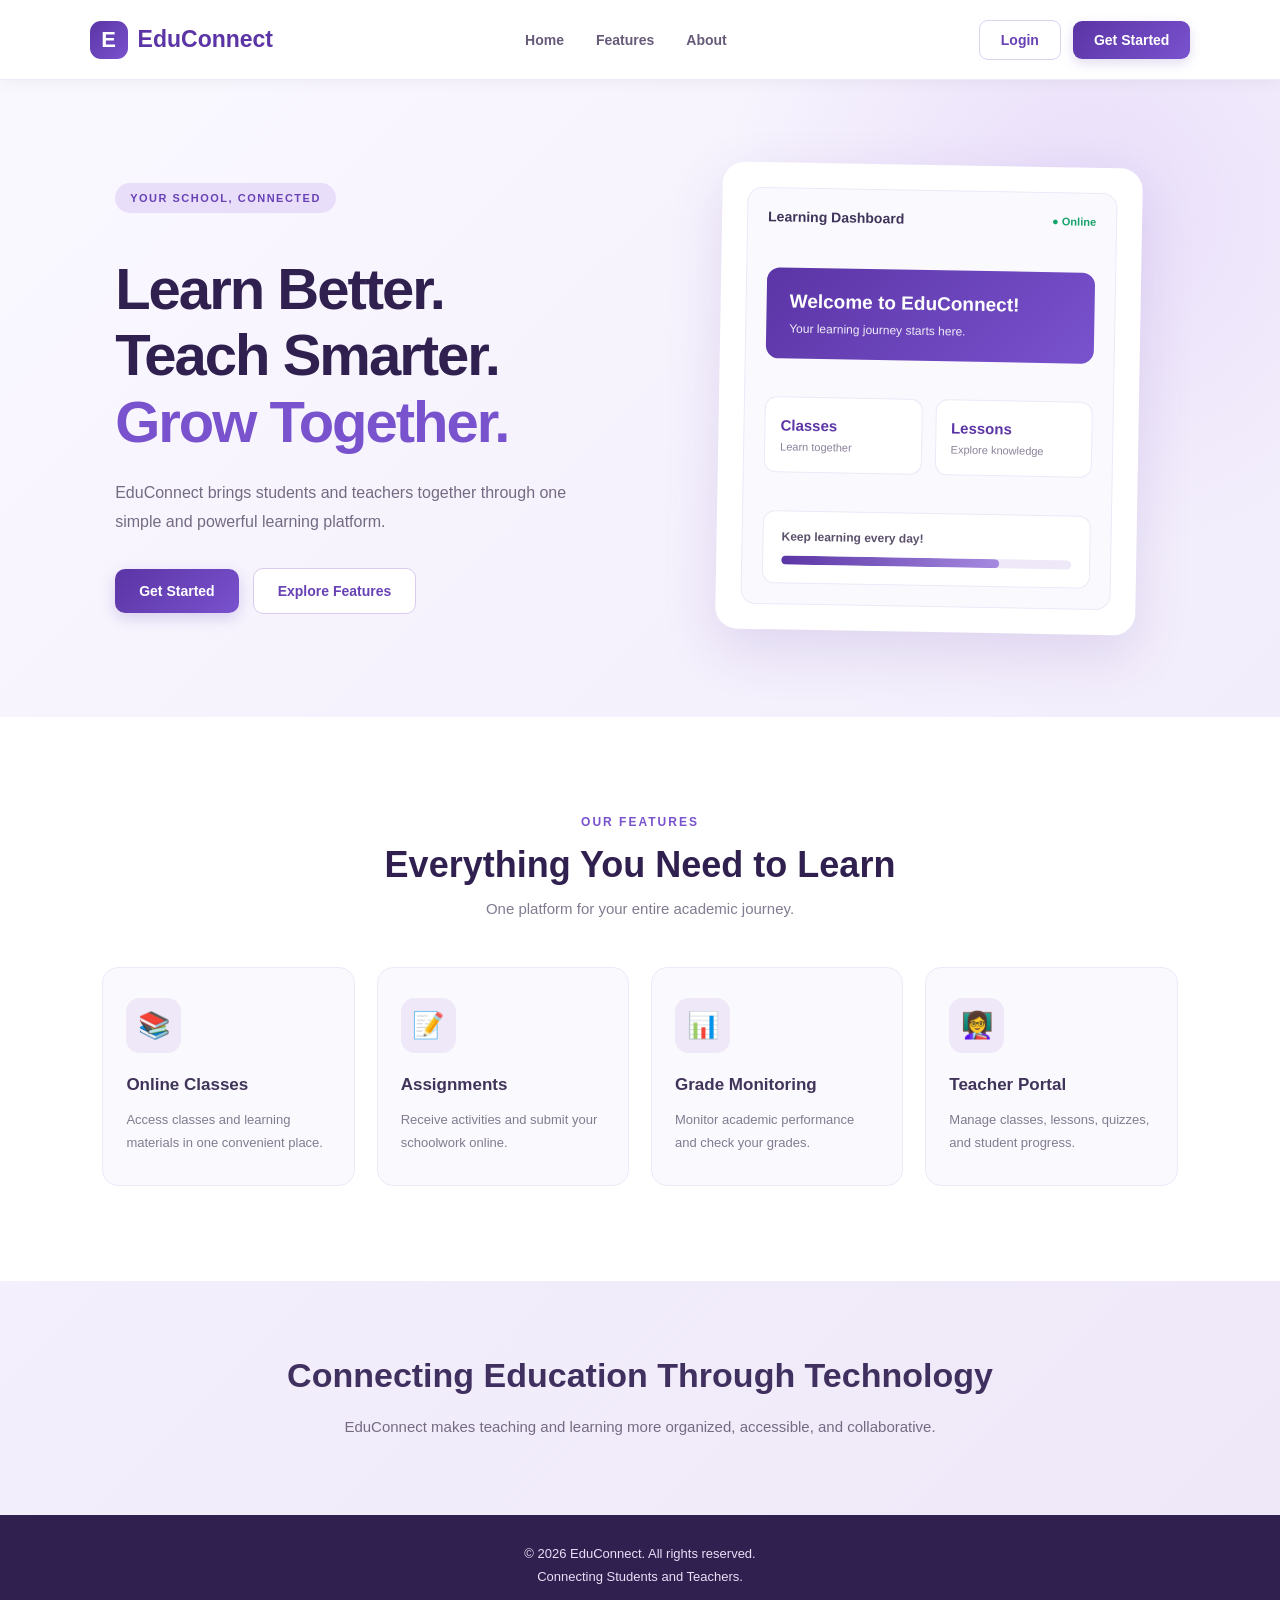
<file: index.html>
<!DOCTYPE html>
<html lang="en">
<head>
    <meta charset="UTF-8">
    <meta name="viewport" content="width=device-width, initial-scale=1.0">

    <title>EduConnect | Learning Together</title>

    <link rel="stylesheet" href="css/style.css">
    <script src="js/app.js" defer></script>

    <style>
        * {
            box-sizing: border-box;
            margin: 0;
            padding: 0;
        }

        html {
            scroll-behavior: smooth;
            scroll-padding-top: 85px;
        }

        body {
            font-family: Arial, sans-serif;
            color: #30204f;
            background: #ffffff;
            overflow-x: hidden;
        }

        /* NAVIGATION */
        .navbar {
            width: 100%;
            min-height: 76px;
            padding: 15px 7%;
            display: flex;
            align-items: center;
            justify-content: space-between;
            gap: 25px;
            background: rgba(255, 255, 255, 0.96);
            border-bottom: 1px solid #eee8f8;
            position: sticky;
            top: 0;
            z-index: 100;
            backdrop-filter: blur(12px);
        }

        .logo {
            display: flex;
            align-items: center;
            gap: 10px;
            color: #5b35a5;
            font-size: 23px;
            font-weight: bold;
            text-decoration: none;
            white-space: nowrap;
        }

        .logo-icon {
            width: 38px;
            height: 38px;
            display: flex;
            align-items: center;
            justify-content: center;
            border-radius: 11px;
            background: linear-gradient(135deg, #5b35a5, #7952ce);
            color: white;
            font-size: 22px;
        }

        .navbar nav {
            display: flex;
            align-items: center;
            gap: 32px;
        }

        .navbar nav a {
            color: #665b79;
            text-decoration: none;
            font-size: 14px;
            font-weight: 600;
            transition: 0.25s ease;
        }

        .navbar nav a:hover {
            color: #7952ce;
        }

        .nav-buttons {
            display: flex;
            align-items: center;
            gap: 12px;
        }

        .login-btn,
        .register-btn {
            padding: 11px 21px;
            border-radius: 9px;
            text-decoration: none;
            font-size: 14px;
            font-weight: bold;
            transition: 0.25s ease;
        }

        .login-btn {
            color: #6842b5;
            border: 1px solid #dcd1ef;
        }

        .login-btn:hover {
            background: #f5f0fc;
        }

        .register-btn {
            color: white;
            background: linear-gradient(135deg, #5b35a5, #7952ce);
            box-shadow: 0 4px 12px rgba(91, 53, 165, 0.18);
        }

        .register-btn:hover,
        .primary-btn:hover {
            transform: translateY(-3px);
            box-shadow: 0 8px 20px rgba(91, 53, 165, 0.25);
        }

        /* HERO */
        .hero {
            min-height: 610px;
            padding: 85px 9%;
            display: grid;
            grid-template-columns: 1.1fr 0.9fr;
            align-items: center;
            gap: 60px;
            background:
                radial-gradient(circle at 85% 20%, #e9defa 0, transparent 30%),
                linear-gradient(135deg, #faf8ff, #f2edfb);
        }

        .hero-content {
            animation: fadeLeft 0.8s ease;
        }

        .tagline {
            display: inline-block;
            padding: 9px 15px;
            margin-bottom: 23px;
            border-radius: 30px;
            background: #e9defa;
            color: #6842b5;
            font-size: 11px;
            font-weight: bold;
            letter-spacing: 1.5px;
        }

        .hero h1 {
            color: #30204f;
            font-size: clamp(38px, 5vw, 58px);
            line-height: 1.15;
            letter-spacing: -2px;
            margin-bottom: 23px;
        }

        .hero h1 span {
            color: #7952ce;
        }

        .hero-content > p {
            max-width: 490px;
            color: #746b83;
            font-size: 16px;
            line-height: 1.8;
            margin-bottom: 32px;
        }

        .hero-buttons {
            display: flex;
            align-items: center;
            flex-wrap: wrap;
            gap: 14px;
        }

        .primary-btn,
        .secondary-btn {
            display: inline-block;
            padding: 14px 24px;
            border-radius: 10px;
            text-decoration: none;
            font-size: 14px;
            font-weight: bold;
            transition: 0.25s ease;
        }

        .primary-btn {
            background: linear-gradient(135deg, #5b35a5, #7952ce);
            color: white;
            box-shadow: 0 5px 15px rgba(91, 53, 165, 0.2);
        }

        .secondary-btn {
            color: #6842b5;
            border: 1px solid #d9cbed;
            background: white;
        }

        .secondary-btn:hover {
            background: #f5f0fc;
            transform: translateY(-2px);
        }

        /* DASHBOARD PREVIEW */
        .hero-card {
            padding: 25px;
            border-radius: 22px;
            background: white;
            box-shadow: 0 20px 55px rgba(91, 53, 165, 0.14);
            animation: fadeRight 0.9s ease;
            transform: rotate(1deg);
            transition: 0.35s ease;
        }

        .hero-card:hover {
            transform: rotate(0deg) translateY(-7px);
        }

        .dashboard-preview {
            padding: 20px;
            border-radius: 15px;
            background: #faf9fd;
            border: 1px solid #eee8f8;
        }

        .preview-header {
            display: flex;
            justify-content: space-between;
            align-items: center;
            gap: 10px;
            margin-bottom: 23px;
            color: #40345a;
            font-size: 14px;
        }

        .online {
            color: #16a36a;
            font-size: 11px;
            font-weight: bold;
        }

        .welcome-box {
            padding: 23px;
            border-radius: 13px;
            background: linear-gradient(135deg, #5b35a5, #7952ce);
            color: white;
            margin-bottom: 18px;
        }

        .welcome-box h3 {
            font-size: 19px;
            margin-bottom: 9px;
        }

        .welcome-box p {
            font-size: 12px;
            opacity: 0.9;
        }

        .preview-stats {
            display: grid;
            grid-template-columns: 1fr 1fr;
            gap: 13px;
            margin-bottom: 18px;
        }

        .preview-stats div {
            padding: 19px 15px;
            border-radius: 12px;
            background: white;
            border: 1px solid #eee8f8;
        }

        .preview-stats strong {
            display: block;
            color: #5b35a5;
            font-size: 15px;
            margin-bottom: 7px;
        }

        .preview-stats span {
            color: #8b829a;
            font-size: 11px;
        }

        .progress-box {
            padding: 18px;
            border-radius: 12px;
            background: white;
            border: 1px solid #eee8f8;
        }

        .progress-box p {
            color: #5b506c;
            font-size: 12px;
            font-weight: bold;
            margin-bottom: 12px;
        }

        .progress-bar {
            height: 9px;
            background: #eee8f8;
            border-radius: 20px;
            overflow: hidden;
        }

        .progress-bar div {
            width: 75%;
            height: 100%;
            border-radius: 20px;
            background: linear-gradient(90deg, #5b35a5, #a58ae0);
            animation: progressLoad 1.5s ease;
        }

        /* FEATURES */
        .features {
            padding: 95px 8%;
            background: #ffffff;
        }

        .section-heading {
            text-align: center;
            margin-bottom: 50px;
        }

        .section-heading > span {
            color: #7952ce;
            font-size: 12px;
            font-weight: bold;
            letter-spacing: 2px;
        }

        .section-heading h2 {
            color: #30204f;
            font-size: clamp(27px, 4vw, 36px);
            margin: 14px 0;
        }

        .section-heading p {
            color: #827b91;
            font-size: 15px;
        }

        .feature-grid {
            display: grid;
            grid-template-columns: repeat(4, 1fr);
            gap: 22px;
        }

        .feature-card {
            padding: 30px 23px;
            border-radius: 16px;
            background: #faf9fd;
            border: 1px solid #eee8f8;
            transition: 0.3s ease;
            animation: fadeUp 0.7s ease both;
        }

        .feature-card:nth-child(2) {
            animation-delay: 0.1s;
        }

        .feature-card:nth-child(3) {
            animation-delay: 0.2s;
        }

        .feature-card:nth-child(4) {
            animation-delay: 0.3s;
        }

        .feature-card:hover {
            transform: translateY(-8px);
            border-color: #cbb9eb;
            box-shadow: 0 12px 30px rgba(91, 53, 165, 0.1);
        }

        .feature-icon {
            width: 55px;
            height: 55px;
            display: flex;
            align-items: center;
            justify-content: center;
            border-radius: 14px;
            background: #eee8f8;
            font-size: 26px;
            margin-bottom: 22px;
        }

        .feature-card h3 {
            color: #40345a;
            font-size: 17px;
            margin-bottom: 13px;
        }

        .feature-card p {
            color: #827b91;
            font-size: 13px;
            line-height: 1.8;
        }

        /* ABOUT */
        .about {
            padding: 75px 20px;
            text-align: center;
            background: linear-gradient(135deg, #f4effc, #eee8f8);
        }

        .about h2 {
            color: #40305f;
            font-size: clamp(25px, 4vw, 34px);
            margin-bottom: 18px;
        }

        .about p {
            max-width: 650px;
            margin: auto;
            color: #746b83;
            font-size: 15px;
            line-height: 1.8;
        }

        /* FOOTER */
        footer {
            padding: 27px 20px;
            text-align: center;
            background: #30204f;
            color: #e8def8;
        }

        footer p {
            font-size: 13px;
            line-height: 1.8;
        }

        /* ANIMATIONS */
        @keyframes fadeUp {
            from {
                opacity: 0;
                transform: translateY(25px);
            }
            to {
                opacity: 1;
                transform: translateY(0);
            }
        }

        @keyframes fadeLeft {
            from {
                opacity: 0;
                transform: translateX(-30px);
            }
            to {
                opacity: 1;
                transform: translateX(0);
            }
        }

        @keyframes fadeRight {
            from {
                opacity: 0;
                transform: translateX(30px);
            }
            to {
                opacity: 1;
                transform: translateX(0);
            }
        }

        @keyframes progressLoad {
            from {
                width: 0;
            }
            to {
                width: 75%;
            }
        }

        /* RESPONSIVE */
        @media (max-width: 1000px) {
            .hero {
                padding: 70px 6%;
                gap: 35px;
            }

            .feature-grid {
                grid-template-columns: repeat(2, 1fr);
            }
        }

        @media (max-width: 700px) {
            .navbar {
                padding: 15px 5%;
                flex-wrap: wrap;
                gap: 15px;
            }

            .navbar nav {
                order: 3;
                width: 100%;
                justify-content: center;
                gap: 25px;
                padding-top: 8px;
            }

            .nav-buttons {
                gap: 8px;
            }

            .login-btn,
            .register-btn {
                padding: 10px 13px;
                font-size: 12px;
            }

            .hero {
                grid-template-columns: 1fr;
                padding: 65px 7%;
                text-align: center;
            }

            .hero-content > p {
                margin-left: auto;
                margin-right: auto;
            }

            .hero-buttons {
                justify-content: center;
            }

            .hero-card {
                max-width: 480px;
                width: 100%;
                margin: 10px auto 0;
            }

            .features {
                padding: 70px 6%;
            }
        }

        @media (max-width: 480px) {
            .logo {
                font-size: 19px;
            }

            .logo-icon {
                width: 33px;
                height: 33px;
                font-size: 19px;
            }

            .navbar nav {
                gap: 20px;
            }

            .navbar nav a {
                font-size: 12px;
            }

            .hero h1 {
                letter-spacing: -1px;
            }

            .hero-content > p {
                font-size: 14px;
            }

            .feature-grid {
                grid-template-columns: 1fr;
            }

            .feature-card {
                padding: 25px;
            }

            .preview-stats {
                gap: 8px;
            }
        }

        @media (prefers-reduced-motion: reduce) {
            *,
            *::before,
            *::after {
                animation-duration: 0.01ms !important;
                animation-iteration-count: 1 !important;
                transition-duration: 0.01ms !important;
                scroll-behavior: auto !important;
            }
        }
    </style>
</head>

<body>

    <!-- NAVIGATION -->
    <header class="navbar">
        <a href="index.html" class="logo">
            <span class="logo-icon">E</span>
            EduConnect
        </a>

        <nav>
            <a href="#home">Home</a>
            <a href="#features">Features</a>
            <a href="#about">About</a>
        </nav>

        <div class="nav-buttons">
            <a href="login.html" class="login-btn">Login</a>
            <a href="register.html" class="register-btn">
                Get Started
            </a>
        </div>
    </header>

    <!-- HERO SECTION -->
    <main>
        <section class="hero" id="home">

            <div class="hero-content">
                <span class="tagline">
                    YOUR SCHOOL, CONNECTED
                </span>

                <h1>
                    Learn Better.<br>
                    Teach Smarter.<br>
                    <span>Grow Together.</span>
                </h1>

                <p>
                    EduConnect brings students and teachers
                    together through one simple and powerful
                    learning platform.
                </p>

                <div class="hero-buttons">
                    <a href="register.html" class="primary-btn">
                        Get Started
                    </a>

                    <a href="#features" class="secondary-btn">
                        Explore Features
                    </a>
                </div>
            </div>

            <div class="hero-card">
                <div class="dashboard-preview">

                    <div class="preview-header">
                        <strong>Learning Dashboard</strong>
                        <span class="online">● Online</span>
                    </div>

                    <div class="welcome-box">
                        <h3>Welcome to EduConnect!</h3>
                        <p>Your learning journey starts here.</p>
                    </div>

                    <div class="preview-stats">
                        <div>
                            <strong>Classes</strong>
                            <span>Learn together</span>
                        </div>

                        <div>
                            <strong>Lessons</strong>
                            <span>Explore knowledge</span>
                        </div>
                    </div>

                    <div class="progress-box">
                        <p>Keep learning every day!</p>
                        <div class="progress-bar">
                            <div></div>
                        </div>
                    </div>

                </div>
            </div>

        </section>

        <!-- FEATURES -->
        <section class="features" id="features">

            <div class="section-heading">
                <span>OUR FEATURES</span>
                <h2>Everything You Need to Learn</h2>
                <p>
                    One platform for your entire academic journey.
                </p>
            </div>

            <div class="feature-grid">

                <div class="feature-card">
                    <div class="feature-icon">📚</div>
                    <h3>Online Classes</h3>
                    <p>
                        Access classes and learning materials
                        in one convenient place.
                    </p>
                </div>

                <div class="feature-card">
                    <div class="feature-icon">📝</div>
                    <h3>Assignments</h3>
                    <p>
                        Receive activities and submit
                        your schoolwork online.
                    </p>
                </div>

                <div class="feature-card">
                    <div class="feature-icon">📊</div>
                    <h3>Grade Monitoring</h3>
                    <p>
                        Monitor academic performance
                        and check your grades.
                    </p>
                </div>

                <div class="feature-card">
                    <div class="feature-icon">👩‍🏫</div>
                    <h3>Teacher Portal</h3>
                    <p>
                        Manage classes, lessons,
                        quizzes, and student progress.
                    </p>
                </div>

            </div>
        </section>

        <!-- ABOUT -->
        <section class="about" id="about">
            <h2>Connecting Education Through Technology</h2>

            <p>
                EduConnect makes teaching and learning
                more organized, accessible, and collaborative.
            </p>
        </section>

    </main>

    <!-- FOOTER -->
    <footer>
        <p>© 2026 EduConnect. All rights reserved.</p>
        <p>Connecting Students and Teachers.</p>
    </footer>

</body>
</html>
</file>
<file: css/style.css>
/* GENERAL SETTINGS */
* {
    margin: 0;
    padding: 0;
    box-sizing: border-box;
}

html {
    scroll-behavior: smooth;
}

body {
    font-family: Arial, sans-serif;
    color: #172b4d;
    background: #ffffff;
}

a {
    text-decoration: none;
}

/* NAVIGATION */
.navbar {
    height: 80px;
    padding: 0 8%;
    display: flex;
    align-items: center;
    justify-content: space-between;
    background: #ffffff;
    box-shadow: 0 2px 15px rgba(0,0,0,0.05);
}

.logo {
    display: flex;
    align-items: center;
    gap: 10px;
    color: #155eef;
    font-size: 23px;
    font-weight: bold;
}

.logo-icon {
    width: 38px;
    height: 38px;
    display: grid;
    place-items: center;
    background: #155eef;
    color: white;
    border-radius: 10px;
}

nav {
    display: flex;
    gap: 30px;
}

nav a {
    color: #53657f;
    font-size: 14px;
}

nav a:hover {
    color: #155eef;
}

.nav-buttons {
    display: flex;
    align-items: center;
    gap: 15px;
}

.login-btn {
    color: #155eef;
    font-weight: bold;
}

.register-btn,
.primary-btn {
    background: #155eef;
    color: white;
    padding: 13px 22px;
    border-radius: 8px;
    font-weight: bold;
}

/* HERO SECTION */
.hero {
    min-height: 590px;
    padding: 80px 8%;
    display: flex;
    align-items: center;
    justify-content: space-between;
    gap: 50px;
    background: linear-gradient(120deg, #eff5ff, #ffffff);
}

.hero-content {
    max-width: 540px;
}

.tagline,
.section-heading span {
    color: #155eef;
    font-size: 12px;
    font-weight: bold;
    letter-spacing: 2px;
}

.hero h1 {
    font-size: 55px;
    line-height: 1.15;
    margin: 20px 0;
    color: #142b4d;
}

.hero h1 span {
    color: #155eef;
}

.hero-content > p {
    color: #63748b;
    font-size: 17px;
    line-height: 1.8;
    margin-bottom: 30px;
}

.hero-buttons {
    display: flex;
    gap: 15px;
    align-items: center;
}

.secondary-btn {
    padding: 12px 20px;
    border: 1px solid #155eef;
    border-radius: 8px;
    color: #155eef;
    font-weight: bold;
}

/* DASHBOARD PREVIEW */
.hero-card {
    width: 420px;
    max-width: 100%;
    background: white;
    padding: 25px;
    border-radius: 18px;
    box-shadow: 0 20px 60px rgba(21,94,239,0.12);
}

.dashboard-preview {
    display: flex;
    flex-direction: column;
    gap: 20px;
}

.preview-header {
    display: flex;
    justify-content: space-between;
    font-size: 13px;
}

.online {
    color: #16a36a;
}

.welcome-box {
    background: #155eef;
    color: white;
    padding: 25px;
    border-radius: 12px;
}

.welcome-box p {
    margin-top: 8px;
    font-size: 13px;
}

.preview-stats {
    display: grid;
    grid-template-columns: 1fr 1fr;
    gap: 12px;
}

.preview-stats div {
    padding: 18px;
    background: #f1f5fb;
    border-radius: 10px;
}

.preview-stats strong,
.preview-stats span {
    display: block;
}

.preview-stats strong {
    margin-bottom: 8px;
}

.preview-stats span {
    font-size: 12px;
    color: #63748b;
}

.progress-box {
    padding: 18px;
    background: #f7f9fc;
    border-radius: 10px;
    font-size: 13px;
}

.progress-bar {
    height: 8px;
    background: #dce6f5;
    border-radius: 10px;
    margin-top: 12px;
}

.progress-bar div {
    height: 100%;
    width: 70%;
    background: #155eef;
    border-radius: 10px;
}

/* FEATURES */
.features {
    padding: 90px 8%;
}

.section-heading {
    text-align: center;
    margin-bottom: 45px;
}

.section-heading h2 {
    font-size: 34px;
    margin: 15px 0;
}

.section-heading p {
    color: #63748b;
}

.feature-grid {
    display: grid;
    grid-template-columns: repeat(4, 1fr);
    gap: 20px;
}

.feature-card {
    padding: 28px 22px;
    border: 1px solid #e6edf7;
    border-radius: 13px;
    transition: 0.3s;
}

.feature-card:hover {
    transform: translateY(-5px);
    box-shadow: 0 12px 30px rgba(21,94,239,0.10);
}

.feature-icon {
    font-size: 32px;
    margin-bottom: 18px;
}

.feature-card h3 {
    margin-bottom: 12px;
}

.feature-card p {
    color: #63748b;
    font-size: 14px;
    line-height: 1.7;
}

/* ABOUT */
.about {
    text-align: center;
    padding: 75px 10%;
    background: #eff5ff;
}

.about h2 {
    margin-bottom: 15px;
}

.about p {
    color: #63748b;
    line-height: 1.8;
}

/* FOOTER */
footer {
    padding: 25px;
    text-align: center;
    background: #142b4d;
    color: white;
    font-size: 13px;
    line-height: 2;
}

.delete-notification-button {
    background: #dc2626;
    padding: 9px 15px;
    margin-top: 12px;
    margin-left: 8px;
}

.delete-notification-button:hover {
    background: #b91c1c;
}

.notification-actions {
    display: flex;
    flex-wrap: wrap;
    gap: 8px;
}


/* RESPONSIVE DESIGN */
@media (max-width: 900px) {
    .hero {
        flex-direction: column;
        align-items: flex-start;
    }

    .feature-grid {
        grid-template-columns: repeat(2, 1fr);
    }

    nav {
        display: none;
    }
}

@media (max-width: 550px) {
    .navbar {
        padding: 0 5%;
    }

    .logo {
        font-size: 18px;
    }

    .register-btn {
        padding: 10px;
        font-size: 12px;
    }

    .login-btn {
        font-size: 13px;
    }

    .hero {
        padding: 60px 6%;
    }

    .hero h1 {
        font-size: 40px;
    }

    .hero-buttons {
        flex-wrap: wrap;
    }

    .feature-grid {
        grid-template-columns: 1fr;
    }

    .section-heading h2 {
        font-size: 27px;
    }
}


/* =================================
   EDUCONNECT REGISTRATION PAGE
================================= */

.auth-page {
    min-height: 100vh;
    background: #eff5ff;
}

.auth-container {
    width: 100%;
    min-height: 100vh;
    display: flex;
    flex-direction: column;
    align-items: center;
    justify-content: center;
    padding: 35px 20px;
}

.auth-logo {
    display: flex;
    align-items: center;
    gap: 10px;
    margin-bottom: 25px;
    color: #155eef;
    font-size: 25px;
    font-weight: bold;
}

.auth-card {
    width: 100%;
    max-width: 460px;
    padding: 38px;
    background: white;
    border-radius: 16px;
    box-shadow: 0 15px 50px rgba(21,94,239,0.10);
}

.auth-heading {
    text-align: center;
    margin-bottom: 28px;
}

.auth-heading h1 {
    font-size: 27px;
    margin-bottom: 10px;
    color: #142b4d;
}

.auth-heading p {
    color: #63748b;
    font-size: 14px;
    line-height: 1.6;
}

.form-group {
    margin-bottom: 20px;
}

.form-group label {
    display: block;
    font-size: 14px;
    font-weight: bold;
    margin-bottom: 8px;
}

.form-group input {
    width: 100%;
    padding: 13px 14px;
    border: 1px solid #dce4ef;
    border-radius: 8px;
    outline: none;
    font-size: 14px;
}

.form-group input:focus {
    border-color: #155eef;
    box-shadow: 0 0 0 3px rgba(21,94,239,0.10);
}

.account-info {
    background: #eff5ff;
    border: 1px solid #dce8ff;
    border-radius: 9px;
    padding: 15px;
    margin-bottom: 22px;
    font-size: 13px;
    color: #155eef;
}

.account-info p {
    color: #63748b;
    line-height: 1.6;
    margin-top: 7px;
}

#registerButton {
    width: 100%;
    padding: 14px;
    background: #155eef;
    border: none;
    border-radius: 8px;
    color: white;
    font-size: 15px;
    font-weight: bold;
    cursor: pointer;
}

#registerButton:hover {
    background: #1049c7;
}

#registerButton:disabled {
    opacity: 0.6;
    cursor: not-allowed;
}

.form-message {
    margin-top: 15px;
    font-size: 13px;
    line-height: 1.6;
    text-align: center;
}

.form-message.success {
    color: #16804a;
}

.form-message.error {
    color: #d12f36;
}

.auth-footer {
    text-align: center;
    margin-top: 25px;
    font-size: 14px;
    color: #63748b;
}

.auth-footer a {
    color: #155eef;
    font-weight: bold;
}

.back-home {
    margin-top: 25px;
    color: #53657f;
    font-size: 13px;
}

@media (max-width: 500px) {
    .auth-card {
        padding: 25px 20px;
    }

    .auth-heading h1 {
        font-size: 23px;
    }
}


#schedule-form-card label {
    display: block;
    margin-top: 15px;
    margin-bottom: 6px;
    font-weight: bold;
}

#schedule-form-card input,
#schedule-form-card select {
    width: 100%;
    padding: 11px;
    border: 1px solid #cbd5e1;
    border-radius: 6px;
    margin-bottom: 8px;
}

#schedule-form-card button {
    background: #2563eb;
    color: white;
    border: none;
    padding: 12px 20px;
    border-radius: 6px;
    cursor: pointer;
    margin-top: 15px;
}

#schedule-form-card button:hover {
    background: #1d4ed8;
}


/* =================================
   ADMIN USER MANAGEMENT
================================= */

.admin-users-page {
    background: #f4f7fc;
    min-height: 100vh;
    padding: 30px;
}

.admin-users-header {
    display: flex;
    justify-content: space-between;
    align-items: center;
    background: #ffffff;
    padding: 20px 30px;
    border-radius: 12px;
    margin-bottom: 30px;
    box-shadow: 0 3px 15px rgba(0,0,0,0.05);
}

.admin-users-header h1 {
    color: #174ea6;
    margin: 0;
}

.admin-users-header a {
    background: #174ea6;
    color: white;
    padding: 11px 20px;
    border-radius: 7px;
    text-decoration: none;
}

.admin-users-header a:hover {
    background: #103b80;
}

.admin-users-content h2 {
    color: #1e293b;
    margin-bottom: 8px;
}

.admin-users-content > p {
    color: #64748b;
    margin-bottom: 25px;
}

.admin-users-card {
    background: white;
    padding: 25px;
    border-radius: 12px;
    box-shadow: 0 3px 15px rgba(0,0,0,0.05);
    overflow-x: auto;
}

.admin-users-card table {
    width: 100%;
    border-collapse: collapse;
}

.admin-users-card th {
    background: #f1f5fb;
    color: #334155;
    text-align: left;
    padding: 16px;
}

.admin-users-card td {
    padding: 16px;
    border-bottom: 1px solid #e2e8f0;
    color: #475569;
}

.admin-users-card tr:hover {
    background: #f8faff;
}

.admin-role {
    display: inline-block;
    padding: 6px 12px;
    border-radius: 20px;
    font-size: 12px;
    font-weight: bold;
    background: #e0edff;
    color: #174ea6;
}

#users-message {
    color: #64748b;
    margin-bottom: 15px;
}

@media (max-width: 768px) {
    .admin-users-page {
        padding: 15px;
    }

    .admin-users-header {
        padding: 18px;
        gap: 15px;
        flex-wrap: wrap;
    }

    .admin-users-card {
        padding: 12px;
    }

    .admin-users-card th,
    .admin-users-card td {
        padding: 12px;
        white-space: nowrap;
    }
}

/* ADMIN USER SEARCH */

.user-search {
    margin: 20px 0;
}

.user-search input {
    width: 100%;
    max-width: 400px;
    padding: 13px 16px;
    border: 1px solid #dbe3ef;
    border-radius: 8px;
    font-size: 14px;
    outline: none;
    box-sizing: border-box;
}

.user-search input:focus {
    border-color: #174ea6;
    box-shadow: 0 0 0 3px rgba(23, 78, 166, 0.1);
}


/* ROLE FILTER */

.user-search {
    display: flex;
    gap: 12px;
    flex-wrap: wrap;
    align-items: center;
}

.user-search select {
    padding: 13px 16px;
    border: 1px solid #dbe3ef;
    border-radius: 8px;
    font-size: 14px;
    background: white;
    color: #334155;
    cursor: pointer;
    outline: none;
}

.user-search select:focus {
    border-color: #174ea6;
    box-shadow: 0 0 0 3px rgba(23, 78, 166, 0.1);
}


/* USER STATISTICS CARDS */

.user-stats {
    display: grid;
    grid-template-columns: repeat(4, 1fr);
    gap: 20px;
    margin-bottom: 25px;
}

.user-stat-card {
    background: #ffffff;
    padding: 22px;
    border-radius: 12px;
    box-shadow: 0 3px 15px rgba(0,0,0,0.05);
    border-left: 4px solid #174ea6;
}

.user-stat-card h3 {
    color: #64748b;
    font-size: 14px;
    margin: 0 0 12px;
}

.user-stat-card p {
    color: #174ea6;
    font-size: 30px;
    font-weight: bold;
    margin: 0;
}

@media (max-width: 768px) {
    .user-stats {
        grid-template-columns: repeat(2, 1fr);
        gap: 12px;
    }
}


/* VIEW USER BUTTON */

.view-user-btn {
    background: #174ea6;
    color: white;
    border: none;
    padding: 9px 14px;
    border-radius: 7px;
    cursor: pointer;
    font-size: 13px;
    font-weight: 600;
}

.view-user-btn:hover {
    background: #103b80;
}


/* USER DETAILS MODAL */

.user-modal {
    position: fixed;
    inset: 0;
    background: rgba(15, 23, 42, 0.55);
    display: flex;
    justify-content: center;
    align-items: center;
    padding: 20px;
    z-index: 9999;
}

.user-modal[hidden] {
    display: none;
}

.user-modal-content {
    background: white;
    width: 100%;
    max-width: 480px;
    padding: 28px;
    border-radius: 14px;
    box-shadow: 0 15px 40px rgba(0,0,0,0.2);
}

.user-modal-header {
    display: flex;
    justify-content: space-between;
    align-items: center;
    margin-bottom: 22px;
}

.user-modal-header h2 {
    color: #174ea6;
    margin: 0;
}

.close-modal-btn {
    background: #f1f5f9;
    border: none;
    width: 34px;
    height: 34px;
    border-radius: 7px;
    font-size: 22px;
    cursor: pointer;
}

.user-detail-item {
    padding: 13px 0;
    border-bottom: 1px solid #e2e8f0;
}

.user-detail-item strong {
    color: #64748b;
    font-size: 13px;
}

.user-detail-item p {
    color: #1e293b;
    margin: 6px 0 0;
    font-weight: 600;
}


/* Admin User Role Management */

.role-select {
    padding: 9px 12px;
    border: 1px solid #d1d5db;
    border-radius: 6px;
    background: #ffffff;
    color: #1f2937;
    font-size: 14px;
    cursor: pointer;
    margin: 5px;
}

.role-select:focus {
    outline: none;
    border-color: #2563eb;
}

.view-user-btn {
    margin: 5px;
}
</file>
